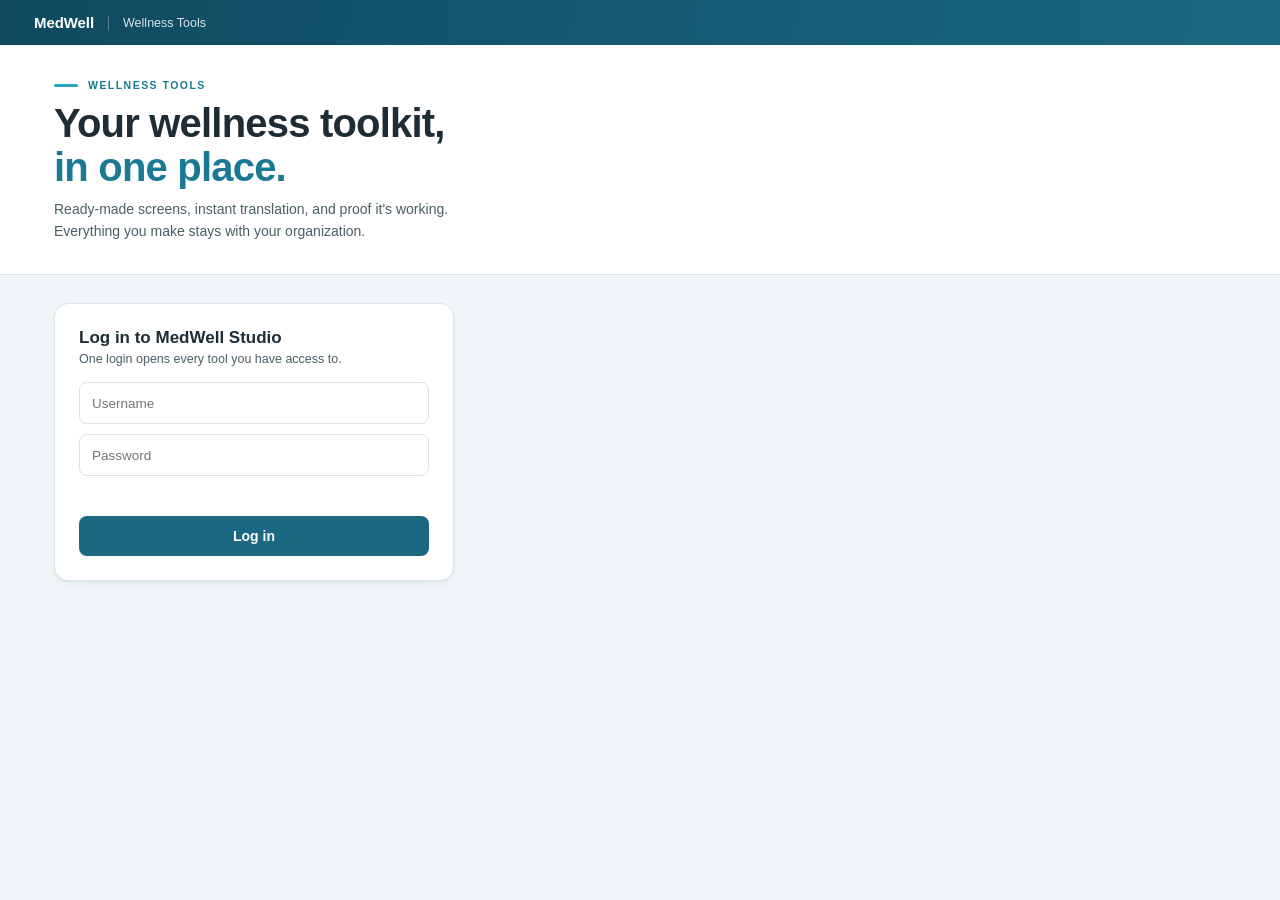
<file: index.html>
<!DOCTYPE html>
<html lang="en">
<head>
<meta charset="utf-8">
<meta name="viewport" content="width=device-width, initial-scale=1">
<title>Wellness Tools</title>
<link rel="preconnect" href="https://fonts.googleapis.com">
<link rel="preconnect" href="https://fonts.gstatic.com" crossorigin>
<link rel="stylesheet" href="wellness-tools-tokens.css">
<link rel="stylesheet" href="studio-brand.css">
<script src="studio-brand.js"></script>
<script src="studio-auth.js"></script>
<style>
  /* wellness-tools-tokens.css stays loaded for reports.html parity; its names are re-pointed
     at studio-brand (--sb-*) here so this page follows the tenant brand / MedWell default. */
  :root{
    --brand-blue:var(--sb-primary); --brand-navy:var(--sb-primary-deep); --brand-orange:var(--sb-accent);
    --accent:var(--sb-accent); --accent-text:var(--sb-accent-text); --library:var(--sb-primary);
    --ink:var(--sb-ink); --paper:var(--sb-bg); --paper-lt:var(--sb-bg-lt); --panel:var(--sb-panel);
    --border:var(--sb-border); --border-lt:var(--sb-border-lt); --muted:var(--sb-muted); --muted-2:var(--sb-subtle);
    --subtle:var(--sb-subtle); --faint:var(--sb-faint); --chip-bg:var(--sb-tint); --positive:var(--sb-ok);
    --font-display:var(--sb-font); --font-ui:var(--sb-font); --r-card:var(--sb-r-card); --shadow-card:var(--sb-shadow-lg);
  }
  body{font-family:var(--sb-font);background:var(--sb-bg);color:var(--sb-ink);}
  main{padding:0 0 60px}
  .hero{background:var(--sb-panel);border-bottom:1px solid var(--sb-border);}
  .hero-in{max-width:1240px;margin:0 auto;padding:34px clamp(16px,3vw,34px) 32px;display:grid;
    grid-template-columns:minmax(0,1.15fr) minmax(0,1fr);gap:40px;align-items:end}
  .eyebrow{display:flex;align-items:center;gap:10px;font-size:10.5px;font-weight:700;letter-spacing:.14em;
    text-transform:uppercase;color:var(--sb-accent-text);margin-bottom:10px}
  .eyebrow span{width:24px;height:3px;border-radius:2px;background:var(--sb-accent)}
  h1{font-family:var(--sb-font);font-weight:800;font-size:clamp(28px,3.4vw,40px);line-height:1.1;letter-spacing:-.02em;margin:0 0 10px}
  h1 em{font-style:normal;color:var(--sb-accent-text)}
  .lede{margin:0;font-size:14px;line-height:1.55;color:var(--sb-muted);max-width:52ch}

  .kpis{display:grid;grid-template-columns:repeat(2,1fr);gap:12px}
  .kpi{background:var(--sb-panel);border:1px solid var(--sb-border);border-left:4px solid var(--sb-primary);
    border-radius:var(--sb-r-card);box-shadow:var(--sb-shadow);padding:14px 16px}
  .kpi .l{font-size:10.5px;font-weight:700;letter-spacing:.12em;text-transform:uppercase;color:var(--sb-subtle);margin-bottom:6px}
  .kpi .v{font-size:26px;font-weight:800;line-height:1;color:var(--sb-ink)}
  .kpi .d{font-size:11.5px;color:var(--sb-ok);margin-top:6px}
  .kpi .d.flat{color:var(--sb-subtle)}

  .tools{padding:28px clamp(16px,3vw,34px) 0;max-width:1240px;margin:0 auto}
  .tools-grid{display:grid;grid-template-columns:repeat(auto-fill,minmax(min(100%,300px),1fr));gap:20px}
  .tool{display:flex;flex-direction:column;background:var(--sb-panel);border:1px solid var(--sb-border);border-radius:var(--sb-r-card);
    overflow:hidden;box-shadow:var(--sb-shadow);transition:transform .15s,box-shadow .15s;color:inherit;text-decoration:none}
  .tool:hover{transform:translateY(-3px);box-shadow:var(--sb-shadow-lg);color:inherit}
  .tool.disabled{opacity:.6;pointer-events:none}
  .art{height:150px;position:relative;overflow:hidden;background:var(--sb-bg)}
  .tbody{padding:16px 18px 18px;display:flex;flex-direction:column;flex:1}
  .tbody h3{font-weight:700;font-size:17px;margin:0 0 6px}
  .tbody p{margin:0 0 14px;font-size:13px;line-height:1.55;color:var(--sb-muted)}
  .chips{display:flex;gap:5px;flex-wrap:wrap;margin-bottom:16px}
  .dt-chip{font-size:11px;font-weight:600;padding:3px 9px;border-radius:var(--sb-r-pill);background:var(--sb-tint);color:var(--sb-primary)}
  .cta{margin-top:auto;align-self:flex-start;font-size:13px;font-weight:600;color:#fff;background:var(--sb-primary);
    border-radius:var(--sb-r-input);padding:8px 14px}
  .tool:hover .cta{background:var(--sb-primary-hover)}
  .cta.soon{color:var(--sb-subtle);background:var(--sb-bg)}

  .lower{padding:28px clamp(16px,3vw,34px) 0;max-width:1240px;margin:0 auto}
  .card{background:var(--sb-panel);border:1px solid var(--sb-border);border-radius:var(--sb-r-card);box-shadow:var(--sb-shadow);padding:20px 22px}
  .card h3{font-weight:700;font-size:16px;margin:0}
  .card .head{display:flex;align-items:baseline;justify-content:space-between;margin-bottom:2px}
  .card .head a{font-size:12.5px;font-weight:600;color:var(--sb-accent-text)}
  .cap{margin:0 0 12px;font-size:12.5px;color:var(--sb-subtle)}
  .act{display:grid;grid-template-columns:22px 1fr auto;gap:14px;align-items:center;padding:12px 0;border-top:1px solid var(--sb-border-lt)}
  .act .p{font-size:13.5px}.act .s{font-size:11.5px;color:var(--sb-subtle)}.act .t{font-size:11.5px;color:var(--sb-faint)}
  .act .ic{color:var(--sb-primary)}

  .demo-note{max-width:1240px;margin:18px auto 0;padding:0 clamp(16px,3vw,34px)}
  .dt-notice{display:inline-block;background:var(--sb-panel);border:1px dashed var(--sb-border-st);color:var(--sb-muted);
    font-size:12px;border-radius:var(--sb-r-input);padding:7px 12px}
  /* login: the hub is the only front door to Studio */
  .sb-right{display:flex;align-items:center;gap:14px;margin-left:auto}
  .sb-right .who{font-size:12.5px;opacity:.9}
  .sb-right a{font-size:12.5px;font-weight:600;color:inherit}
  body.sa-out .kpis, body.sa-out .tools, body.sa-out .lower, body.sa-out .demo-note{display:none}
  body:not(.sa-out) .signin{display:none}
  .signin{max-width:1240px;margin:0 auto;padding:28px clamp(16px,3vw,34px) 40px}
  .lbox{background:var(--sb-panel);border:1px solid var(--sb-border);border-radius:var(--sb-r-card);box-shadow:var(--sb-shadow);
    padding:24px;max-width:400px}
  .lbox h2{font-size:17px;font-weight:700;margin:0 0 4px}
  .lbox p{font-size:12.5px;color:var(--sb-muted);margin:0 0 16px}
  .lbox input{width:100%;box-sizing:border-box;height:42px;border:1.5px solid var(--sb-border);border-radius:var(--sb-r-input);padding:0 12px;
    font:inherit;font-size:13.5px;margin-bottom:10px;background:#fff;color:var(--sb-ink)}
  .lbox input:focus{outline:none;border-color:var(--sb-primary);box-shadow:0 0 0 3px var(--sb-ring)}
  .lbox .msg{font-size:12.5px;min-height:18px;margin:2px 0 10px;color:var(--sb-muted)}
  .lbox .msg.err{color:var(--sb-danger)} .lbox .msg.ok{color:var(--sb-ok)}
  .lbox button{width:100%;border:0;border-radius:var(--sb-r-input);padding:12px;font:inherit;font-weight:700;font-size:14px;color:#fff;
    background:var(--sb-primary);cursor:pointer}
  .lbox button:hover{background:var(--sb-primary-hover)}
  .note{max-width:1240px;margin:18px auto 0;padding:0 clamp(16px,3vw,34px)}
  .note:empty{display:none}
  .note span{display:inline-block;background:var(--sb-panel);border:1px solid var(--sb-border-st);border-left:4px solid var(--sb-accent);
    font-size:13px;border-radius:var(--sb-r-input);padding:9px 14px}
  @media(max-width:900px){.hero-in{grid-template-columns:1fr;gap:24px}}
  @media(max-width:520px){.sb-header .sb-product{display:none}}
</style>
</head>
<body class="sa-out">
<header class="sb-header">
  <img class="sb-logo" id="sbLogo" alt="">
  <span class="sb-tenant" id="sbTenant"></span>
  <span class="sb-product">Wellness Tools</span>
  <div class="sb-right">
    <span class="who" id="whoami" style="display:none"></span>
    <a href="#" id="logoutLink" style="display:none">Log out</a>
  </div>
</header>

<main>
  <section class="hero">
    <div class="hero-in">
      <div>
        <div class="eyebrow"><span></span>Wellness tools</div>
        <h1>Your wellness toolkit,<br><em>in one place.</em></h1>
        <p class="lede" id="lede">Ready-made screens, instant translation, and proof it's working. Everything you make stays with your organization.</p>
      </div>
      <div class="kpis" id="kpis">
        <div class="kpi"><div class="l">Downloads</div><div class="v" id="kDl">&mdash;</div><div class="d flat" id="kDlD">last 90 days</div></div>
        <div class="kpi"><div class="l">QR scans</div><div class="v" id="kQr">&mdash;</div><div class="d flat" id="kQrD">last 90 days</div></div>
        <div class="kpi"><div class="l">Translations</div><div class="v" id="kTr">&mdash;</div><div class="d flat" id="kTrD">last 90 days</div></div>
        <div class="kpi"><div class="l">Reused docs</div><div class="v" id="kRu">&mdash;</div><div class="d flat" id="kRuD">&nbsp;</div></div>
      </div>
    </div>
  </section>

  <div class="note" id="note"></div>

  <section class="signin" aria-labelledby="liTitle">
    <div class="lbox">
      <h2 id="liTitle">Log in to MedWell Studio</h2>
      <p>One login opens every tool you have access to.</p>
      <input id="liEmail" type="text" placeholder="Username" autocomplete="username" autocapitalize="off" spellcheck="false">
      <input id="liPw" type="password" placeholder="Password" autocomplete="current-password">
      <div class="msg" id="liMsg"></div>
      <button type="button" id="liGo">Log in</button>
    </div>
  </section>

  <div class="tools">
    <div class="tools-grid" id="tools">
      <p class="cap">Loading tools&hellip;</p>
    </div>
  </div>

  <div class="lower">
    <div class="card">
      <div class="head"><h3>Recent activity</h3><a href="reports.html">View all reports</a></div>
      <p class="cap">Across your sites</p>
      <div id="recent"><p class="cap">Loading&hellip;</p></div>
    </div>
  </div>

  <div class="demo-note">
    <span class="dt-notice" id="testNote" style="display:none"></span>
  </div>
</main>

<script>
const CONFIG_URL = "https://n8n-admin.willclower.com/webhook/hub-config";
const LOGIN_URL  = "https://n8n-admin.willclower.com/webhook/drl/login";
const REPORT_URL = "https://n8n-admin.willclower.com/webhook/drl/report";
const QS = new URLSearchParams(location.search);
const NEXT = StudioAuth.safeNext(QS.get('next'));
const WHY = { expired:'Your session ended. Please log in again.', login:'Please log in to continue.',
              noaccess:'Your account doesn\u2019t include that tool. Ask your administrator if you need it.' };

const CARD = {
  translation: {
    title: "Document Translation", idx: "01",
    desc: "Upload a Word file, pick a language and tone. Layout, tables, and formatting come back intact \u2014 and reused instantly if it's been done before.",
    chips: ["18 languages",".docx","Reuse library"], cta: "Open translation",
    art: `<img src="assets/card-translation.jpg" alt="" style="position:absolute;inset:0;width:100%;height:100%;object-fit:cover">`
  },
  vwl: {
    title: "Visual Wellness Library", idx: "02",
    desc: "Workplace screens, one-pager posters, and the monthly newsletter \u2014 filtered by subject, previewed full-screen, downloaded white-label ready.",
    chips: ["Screens + print","16:9","New each month"], cta: "Open library",
    art: `<img src="assets/card-library.jpg" alt="" style="position:absolute;inset:0;width:100%;height:100%;object-fit:cover">`
  },
  reports: {
    title: "Reports", idx: "03",
    desc: "What's landing and where. Downloads, QR scans, translations, and per-site trends \u2014 exportable for your quarterly review.",
    chips: ["Per-site","12 months","CSV export"], cta: "Open reports",
    art: `<img src="assets/card-reports.jpg" alt="" style="position:absolute;inset:0;width:100%;height:100%;object-fit:cover">`
  }
};

// Tenant brand via shared applier (studio-brand.js); none → MedWell defaults.
function applyBrand(bc, fallbackName){ return StudioBrand.apply(bc, { fallbackName }); }

function isPlaceholder(u){ return !u || /^</.test(u); }

function toolCard(key, url){
  const c = CARD[key]; if(!c) return null;
  const usable = !isPlaceholder(url);
  const internal = key === 'reports';
  const href = internal ? 'reports.html' : url;
  const el = document.createElement(usable ? 'a' : 'div');
  el.className = 'tool' + (usable ? '' : ' disabled');
  if(usable){ el.href = href; }   // same tab: every Studio page links back to the hub
  el.innerHTML = `
    <div class="art">${c.art}</div>
    <div class="tbody">
      <h3>${c.title}</h3>
      <p>${c.desc}</p>
      <div class="chips">${c.chips.map(x=>`<span class="dt-chip">${x}</span>`).join('')}</div>
      <span class="cta ${usable?'':'soon'}">${usable?c.cta:'Coming soon'}</span>
    </div>`;
  return el;
}

function showNote(t){ document.getElementById('note').innerHTML = t ? '<span>'+t+'</span>' : ''; }

async function doLogin(){
  const email=document.getElementById('liEmail').value.trim(), pw=document.getElementById('liPw').value;
  const m=document.getElementById('liMsg'); m.className='msg'; m.textContent='Signing in\u2026';
  try{
    const res=await fetch(LOGIN_URL,{method:'POST',headers:{'Content-Type':'application/json'},body:JSON.stringify({email,password:pw})});
    const d=await res.json();
    if(!d||!d.ok){ m.className='msg err'; m.textContent='Username or password not recognized.'; return; }
    StudioAuth.set({ session:d.session, am:d.am });
    document.getElementById('liPw').value='';
    m.className='msg ok'; m.textContent='Signed in.';
    // back to the page that sent them here (that page re-checks access itself)
    if(NEXT && QS.get('why')!=='noaccess'){ location.replace(NEXT); return; }
    showNote(''); boot();
  }catch(e){ m.className='msg err'; m.textContent='Could not reach the server.'; }
}
document.getElementById('liGo').onclick=doLogin;
document.getElementById('liPw').addEventListener('keydown',e=>{ if(e.key==='Enter') doLogin(); });

async function boot(){
  let data = {};
  const sess = StudioAuth.get();
  try{
    const res = await fetch(CONFIG_URL,{method:'POST',headers:{'Content-Type':'application/json'},
                                        body:JSON.stringify({ session: sess ? sess.session : '' })});
    data = await res.json(); if(Array.isArray(data)) data = data[0];
    if(!data || !data.ok){
      // no / expired session -> MedWell look + login box, nothing else on the page
      StudioAuth.clear(); StudioAuth.paint(); applyBrand(null);
      document.body.classList.add('sa-out'); document.title='MedWell Studio';
      showNote(WHY[QS.get('why')] || '');
      document.getElementById('liEmail').focus();
      return;
    }
    // refresh the stored account (tools can change between logins)
    StudioAuth.set({ session: sess.session, am: Object.assign({}, sess.am, data.me) });
    StudioAuth.paint(); document.body.classList.remove('sa-out');
    if(QS.get('why')==='noaccess') showNote(WHY.noaccess);
    applyBrand(data.brand_config, data.name);
    if(data.name) document.getElementById('lede').textContent=`Ready-made screens, instant translation, and proof it's working. Everything you make stays with ${data.name}.`;
    document.title=(data.name?data.name+' \u2014 ':'')+'Wellness Tools';
  }catch(e){ applyBrand(null); /* defaults + placeholder tiles */ }

  const wrap = document.getElementById('tools'); wrap.innerHTML='';
  const tiles = Array.isArray(data.tiles) ? data.tiles : [];
  tiles.forEach(t=>{ const c=toolCard(t.key, t.key==='reports' ? 'internal' : t.url); if(c) wrap.appendChild(c); });
  if(!tiles.length) wrap.innerHTML='<p class="cap">No tools are switched on for your account yet. Ask your administrator.</p>';
  loadOverview(tiles.some(t=>t.key==='reports'));
}

// ---- live overview: same numbers as Reports (last 90 days). Never sample data. ----
const LANG = { es:'Spanish', vi:'Vietnamese', zh:'Chinese', ht:'Haitian Creole', so:'Somali', fr:'French', pt:'Portuguese',
               ar:'Arabic', ko:'Korean', tl:'Tagalog', ru:'Russian', hi:'Hindi', am:'Amharic', ne:'Nepali', my:'Burmese', ja:'Japanese', de:'German', it:'Italian' };
function esc(t){ return String(t==null?'':t).replace(/[&<>"]/g,c=>({'&':'&amp;','<':'&lt;','>':'&gt;','"':'&quot;'}[c])); }
function ago(iso){
  const m=Math.max(0,Math.round((Date.now()-new Date(iso).getTime())/60000));
  if(m<2) return 'Just now'; if(m<60) return m+' min ago';
  const h=Math.round(m/60); if(h<24) return h+(h===1?' hr ago':' hrs ago');
  const d=Math.round(h/24); return d===1?'Yesterday':d+' days ago';
}
function halfDelta(v){ const h=Math.floor(v.length/2); let a=0,b=0; v.forEach((x,i)=>{ if(i<h)a+=x; else b+=x; }); if(!a) return null; return Math.round((b-a)/a*100); }
function setD(id, pct){
  const el=document.getElementById(id);
  if(pct==null){ el.className='d flat'; el.textContent='last 90 days'; return; }
  el.className='d'+(pct<0?' flat':''); el.innerHTML=(pct>=0?'&#9650; ':'&#9660; ')+Math.abs(pct)+'% &middot; last 90 days';
}
function hideOverview(){ document.getElementById('kpis').style.display='none'; document.querySelector('.lower').style.display='none'; }
async function loadOverview(hasReports){
  if(!hasReports){ hideOverview(); return; }
  try{
    const sess=StudioAuth.get();
    // same window as Reports' default "90 days": local calendar date, today back 90
    const to=new Date(), from=new Date(); from.setDate(from.getDate()-90);
    const iso=d=>d.getFullYear()+'-'+String(d.getMonth()+1).padStart(2,'0')+'-'+String(d.getDate()).padStart(2,'0');
    const res=await fetch(REPORT_URL,{method:'POST',headers:{'Content-Type':'application/json'},body:JSON.stringify({session:sess?sess.session:'', from_date:iso(from), to_date:iso(to)})});
    const d=await res.json();
    if(!d||!d.ok||!d.report){ hideOverview(); return; }
    const r=d.report, t=r.totals||{}, ser=r.series||[];
    const fmt=n=>(+n||0).toLocaleString();
    document.getElementById('kDl').textContent=fmt(t.downloads); setD('kDlD', halfDelta(ser.map(x=>x.downloads)));
    document.getElementById('kQr').textContent=fmt(t.scans);     setD('kQrD', halfDelta(ser.map(x=>x.scans)));
    document.getElementById('kTr').textContent=fmt(t.translations); setD('kTrD', halfDelta(ser.map(x=>x.translations||0)));
    document.getElementById('kRu').textContent=fmt(t.reused);
    document.getElementById('kRuD').textContent='of '+fmt(t.translations)+' translations';
    const ICON={download:'&#9638;', translation:'&#8646;', scan:'&#9684;'};
    const rows=(r.recent||[]).map(e=>{
      let p, sub=e.sub||'';
      if(e.kind==='translation'){
        const parts=sub.split(' \u00b7 '), lang=LANG[parts[0]]||(parts[0]||''), reused=parts[1]==='reused';
        p=esc(e.title)+' translated to '+esc(lang);
        sub=(reused?'Reused from library \u2014 no new cost':'New translation')+(parts[2]?' \u00b7 '+parts[2]:'');
      } else if(e.kind==='scan'){ p='\u201c'+esc(e.title)+'\u201d QR scanned'; }
      else { p='\u201c'+esc(e.title)+'\u201d downloaded'; }
      return `<div class="act"><span class="ic">${ICON[e.kind]||'&#9638;'}</span><div><div class="p">${p}</div><div class="s">${esc(sub)}</div></div><span class="t">${ago(e.at)}</span></div>`;
    });
    document.getElementById('recent').innerHTML = rows.length ? rows.join('') : '<p class="cap">No activity in the last 90 days yet.</p>';
    if(t.test_rows>0){ const n=document.getElementById('testNote'); n.textContent='Includes '+fmt(t.test_rows)+' test records (beta). They are removed before launch.'; n.style.display=''; }
  }catch(e){ hideOverview(); }
}
boot();
</script>
</body>
</html>
</file>
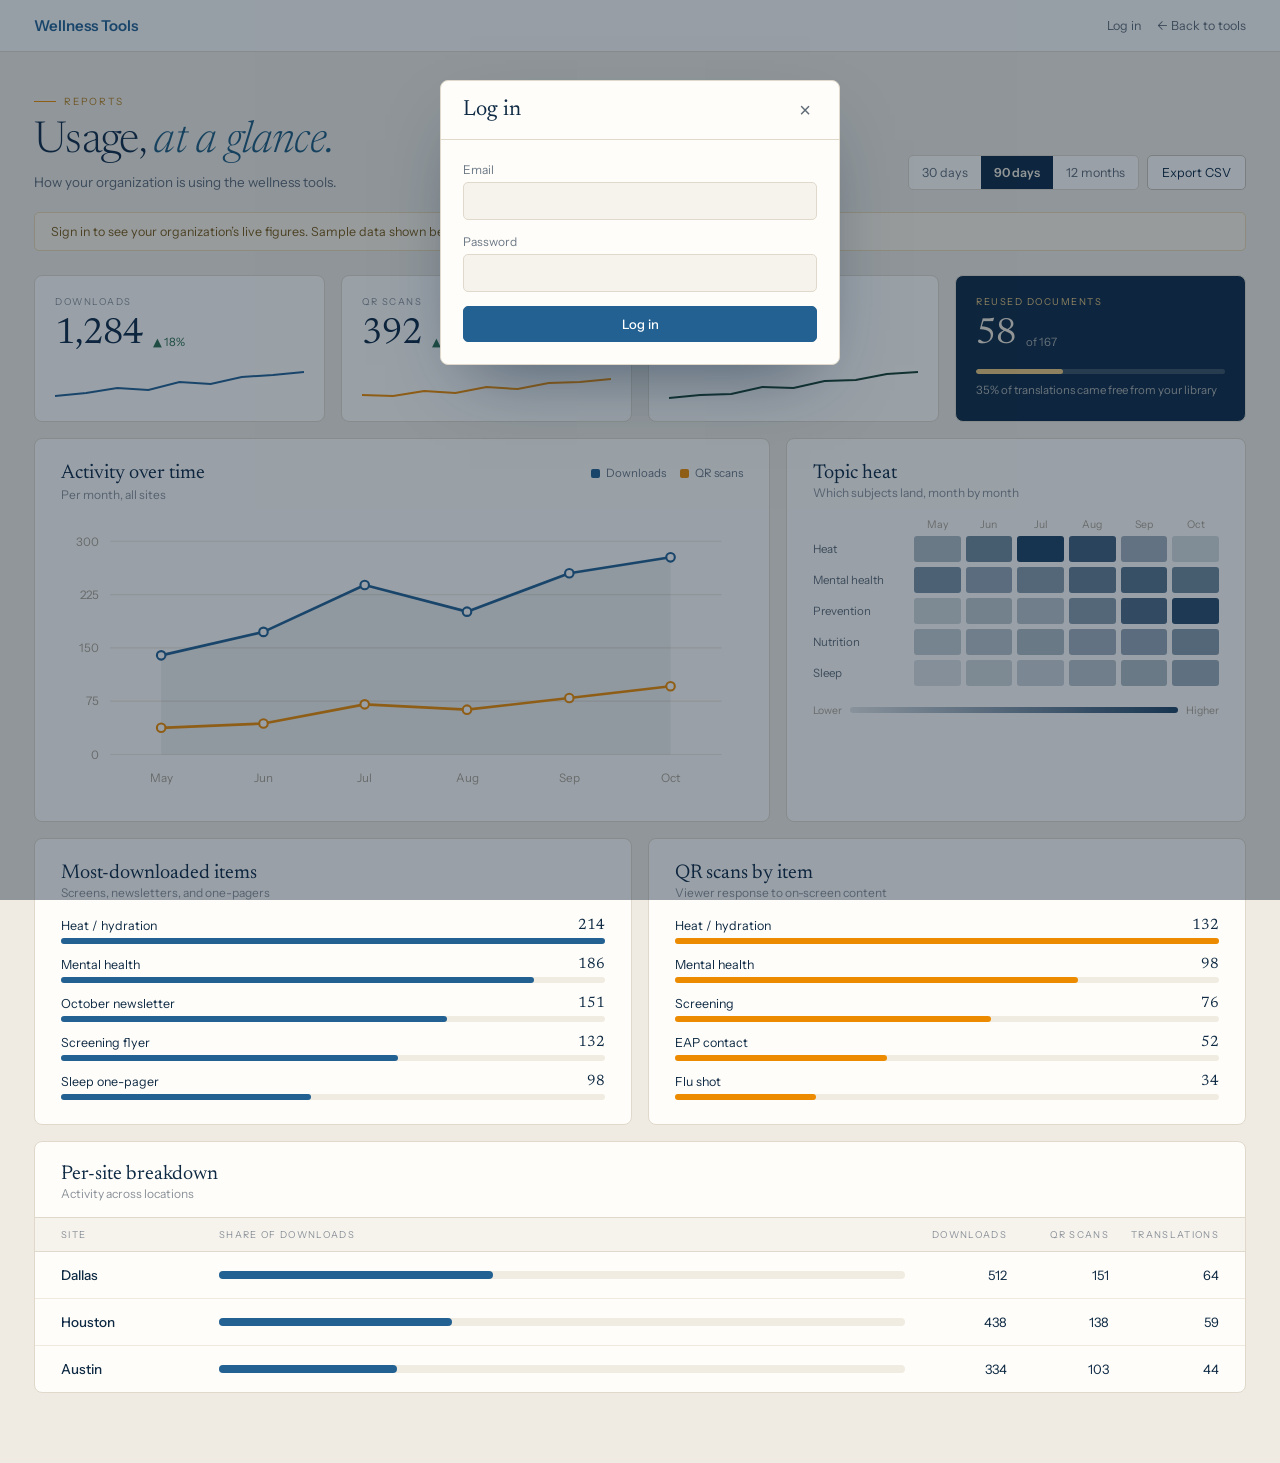
<file: reports (4).html>
<!DOCTYPE html>
<html lang="en">
<head>
<meta charset="utf-8">
<meta name="viewport" content="width=device-width, initial-scale=1">
<title>Reports — Wellness Tools</title>
<link rel="preconnect" href="https://fonts.googleapis.com">
<link rel="preconnect" href="https://fonts.gstatic.com" crossorigin>
<link href="https://fonts.googleapis.com/css2?family=Newsreader:ital,opsz,wght@0,6..72,300;0,6..72,400;0,6..72,500;1,6..72,300;1,6..72,400&family=Instrument+Sans:wght@400;500;600&display=swap" rel="stylesheet">
<link rel="stylesheet" href="wellness-tools-tokens.css">
<style>
  @keyframes drawLine { from { stroke-dashoffset: 1200; } to { stroke-dashoffset: 0; } }

  .topbar{display:flex;align-items:center;gap:12px;padding:16px 34px;background:#fbfaf7;border-bottom:1px solid var(--border)}
  .topbar img{height:26px;display:none}
  .topbar .brand{font-weight:600;color:var(--brand-blue);font-size:15px}
  .topbar .back{margin-left:auto;font-size:12.5px;color:var(--muted)}
  .topbar .back:hover{color:var(--accent-text)}

  main{max-width:1300px;margin:0 auto;padding:34px 34px 70px}

  /* header */
  .head{display:flex;align-items:flex-end;justify-content:space-between;gap:30px;flex-wrap:wrap}
  .eyebrow{display:inline-flex;align-items:center;gap:8px;font-size:10px;letter-spacing:.18em;text-transform:uppercase;color:var(--accent-text);margin-bottom:12px}
  .eyebrow span{width:22px;height:1px;background:var(--accent)}
  h1{font-family:var(--font-display);font-weight:300;font-size:44px;line-height:1.04;margin:0 0 8px;letter-spacing:-.015em}
  h1 em{font-style:italic;color:#1D5B7E}
  .lede{margin:0;font-size:13.5px;color:var(--muted)}
  .head-ctl{display:flex;gap:8px}
  .seg{display:flex;background:var(--panel);border:1px solid var(--border);border-radius:var(--r-input);overflow:hidden;font-size:12.5px}
  .seg button{border:0;background:transparent;padding:8px 13px;font:inherit;font-size:12.5px;color:var(--muted);cursor:pointer}
  .seg button.on{background:var(--ink);color:var(--cream);font-weight:600}

  .notice{margin:22px 0 24px;padding:11px 16px;background:var(--notice-bg);border:1px solid var(--notice-bd);border-radius:var(--r-input);font-size:12.5px;color:var(--notice-tx)}

  .panel{background:var(--panel);border:1px solid var(--border);border-radius:var(--r-card);padding:24px 26px}
  .panel h3{font-family:var(--font-display);font-weight:400;font-size:20px;margin:0 0 2px}
  .panel .cap{margin:0 0 18px;font-size:12px;color:var(--subtle)}

  /* KPI row */
  .kpis{display:grid;grid-template-columns:repeat(4,minmax(0,1fr));gap:16px}
  .kpi{background:var(--panel);border:1px solid var(--border);border-radius:var(--r-card);padding:20px 20px 12px}
  .kpi .l{font-size:9.5px;letter-spacing:.16em;text-transform:uppercase;color:var(--subtle);margin-bottom:10px}
  .kpi .top{display:flex;align-items:flex-end;gap:10px}
  .kpi .v{font-family:var(--font-display);font-size:36px;line-height:1}
  .kpi .d{font-size:11.5px;color:var(--positive);padding-bottom:4px}
  .kpi svg{width:100%;height:40px;margin-top:12px}
  .kpi.inv{background:var(--ink);color:var(--cream)}
  .kpi.inv .l{color:var(--accent-light)}
  .kpi.inv .d{color:rgba(241,234,220,.65)}
  .kpi.inv .bar{height:5px;border-radius:4px;background:rgba(241,234,220,.2);margin-top:16px;overflow:hidden}
  .kpi.inv .bar>div{height:100%;background:var(--accent-light);border-radius:4px}
  .kpi.inv .note{font-size:11.5px;color:rgba(241,234,220,.7);margin-top:9px}

  /* chart row */
  .row-chart{display:grid;grid-template-columns:minmax(0,1.6fr) minmax(0,1fr);gap:16px;margin-top:16px}
  .chart-head{display:flex;align-items:baseline;justify-content:space-between;margin-bottom:2px}
  .legend{display:flex;gap:14px;font-size:11.5px;color:var(--muted-2)}
  .legend span{display:inline-flex;align-items:center;gap:6px}
  .legend i{width:9px;height:9px;border-radius:2px}
  .row-chart svg{display:block;width:100%;height:auto}

  /* topic heat */
  .heat{display:grid;grid-template-columns:96px repeat(6,1fr);gap:5px;align-items:center}
  .heat .mh{font-size:10.5px;color:var(--faint);text-align:center}
  .heat .rl{font-size:11.5px;color:var(--muted)}
  .heat .cell{height:26px;border-radius:3px}
  .heat-legend{display:flex;align-items:center;gap:8px;margin-top:18px;font-size:10.5px;color:var(--faint)}
  .heat-legend .grad{flex:1;height:6px;border-radius:4px;background:linear-gradient(90deg,rgba(18,57,91,.12),rgba(18,57,91,.95))}

  /* bar panels */
  .row2{display:grid;grid-template-columns:repeat(2,minmax(0,1fr));gap:16px;margin-top:16px}
  .bars{display:flex;flex-direction:column;gap:13px}
  .bar .brow{display:flex;justify-content:space-between;font-size:12.5px;margin-bottom:5px}
  .bar .bnum{font-family:var(--font-display);font-size:15px}
  .track{height:6px;background:var(--chip-bg);border-radius:4px}
  .fill{height:100%;border-radius:4px;background:var(--data-1)}
  .fill.o{background:var(--data-2)}

  /* per-site table */
  .sitecard{background:var(--panel);border:1px solid var(--border);border-radius:var(--r-card);margin-top:16px;overflow:hidden}
  .sitecard .sh{padding:22px 26px 16px}
  .sitecard .sh h3{font-family:var(--font-display);font-weight:400;font-size:20px;margin:0 0 2px}
  .sitecard .sh p{margin:0;font-size:12px;color:var(--subtle)}
  .site-grid{display:grid;grid-template-columns:140px minmax(120px,1fr) 84px 84px 92px;gap:18px;align-items:center}
  .site-hd{padding:11px 26px;background:var(--paper-lt);border-top:1px solid var(--border);border-bottom:1px solid var(--border);font-size:9.5px;letter-spacing:.14em;text-transform:uppercase;color:var(--subtle)}
  .site-hd .r{text-align:right}
  .site-hd .nw{white-space:nowrap}
  .site-row{padding:15px 26px;border-bottom:1px solid var(--border-lt)}
  .site-row:last-child{border-bottom:0}
  .site-row .nm{font-size:13.5px;font-weight:500}
  .site-row .n{font-size:13px;text-align:right}
  .share{height:8px;background:var(--chip-bg);border-radius:4px}
  .share>div{height:100%;background:var(--data-1);border-radius:4px}

  @media(max-width:900px){
    .kpis{grid-template-columns:repeat(2,1fr)}
    .row-chart{grid-template-columns:1fr}
    .row2{grid-template-columns:1fr}
    h1{font-size:36px}
  }

  /* auth cluster + login modal (added Step 3) */
  .topbar .back{margin-left:0}
  .tb-right{margin-left:auto;display:flex;align-items:center;gap:16px}
  .whoami{font-size:12.5px;color:var(--brand-blue);font-weight:600}
  .linkbtn{font:inherit;font-size:12.5px;color:var(--muted);background:none;border:0;padding:0;cursor:pointer}
  .linkbtn:hover{color:var(--accent-text)}
  .companysel{font:inherit;font-size:12.5px;color:var(--ink);background:var(--panel);border:1px solid var(--border);border-radius:var(--r-input);padding:8px 10px}
  .hidden{display:none !important}
  .mask{position:fixed;inset:0;background:rgba(12,33,53,.42);display:none;align-items:flex-start;justify-content:center;padding:80px 16px;z-index:50;overflow:auto}
  .mask.on{display:flex}
  .modal{background:var(--panel);border:1px solid var(--border);border-radius:var(--r-card);width:100%;max-width:400px;box-shadow:0 30px 70px -30px rgba(14,42,68,.6)}
  .modal .mhead{display:flex;align-items:center;justify-content:space-between;padding:18px 22px;border-bottom:1px solid var(--border)}
  .modal .mhead h2{font-family:var(--font-display);font-weight:400;font-size:22px;margin:0}
  .modal .mclose{font-size:20px;line-height:1;color:var(--muted);background:none;border:0;cursor:pointer}
  .modal .mbody{padding:22px}
  .field{display:flex;flex-direction:column;gap:5px;margin-bottom:14px}
  .field label{font-size:12px;color:var(--muted-2)}
  .field input{font:inherit;font-size:14px;padding:9px 10px;border:1px solid var(--border);border-radius:var(--r-input);background:var(--paper-lt)}
  .btn-primary{font:inherit;font-size:13px;padding:9px 15px;border-radius:var(--r-input);border:1px solid var(--brand-blue);background:var(--brand-blue);color:#fff;font-weight:500;cursor:pointer;width:100%}
  .msg.err{color:#9b2c2c;font-size:12.5px}
</style>
</head>
<body>
<div class="topbar">
  <img id="logo" alt="">
  <span class="brand" id="brandname">Wellness Tools</span>
  <div class="tb-right">
    <span class="whoami" id="whoami"></span>
    <button class="linkbtn" id="loginBtn" onclick="openLogin()">Log in</button>
    <button class="linkbtn hidden" id="logoutBtn" onclick="doLogout()">Sign out</button>
    <a class="back" href="index.html">&larr; Back to tools</a>
  </div>
</div>

<main>
  <div class="head">
    <div>
      <div class="eyebrow"><span></span>Reports</div>
      <h1>Usage, <em>at a glance.</em></h1>
      <p class="lede" id="lede">How your organization is using the wellness tools.</p>
    </div>
    <div class="head-ctl">
      <div class="seg" id="range">
        <button data-r="30">30 days</button>
        <button data-r="90" class="on">90 days</button>
        <button data-r="365">12 months</button>
      </div>
      <select id="companySel" class="companysel hidden"></select>
      <button class="dt-btn" id="exportBtn">Export CSV</button>
    </div>
  </div>

  <div class="notice" id="demo">Showing sample data. Live figures appear here once activity tracking is switched on.</div>

  <!-- KPI row -->
  <div class="kpis" id="kpis"></div>

  <!-- chart row: activity over time + topic heat -->
  <div class="row-chart">
    <div class="panel">
      <div class="chart-head">
        <h3>Activity over time</h3>
        <div class="legend">
          <span><i style="background:var(--data-1)"></i>Downloads</span>
          <span><i style="background:var(--data-2)"></i>QR scans</span>
        </div>
      </div>
      <p class="cap">Per month, all sites</p>
      <div id="trend"></div>
    </div>
    <div class="panel">
      <h3>Topic heat</h3>
      <p class="cap">Which subjects land, month by month</p>
      <div class="heat" id="heat"></div>
      <div class="heat-legend">Lower<span class="grad"></span>Higher</div>
    </div>
  </div>

  <!-- bar panels -->
  <div class="row2">
    <div class="panel">
      <h3>Most-downloaded items</h3>
      <p class="cap">Screens, newsletters, and one-pagers</p>
      <div class="bars" id="topItems"></div>
    </div>
    <div class="panel">
      <h3>QR scans by item</h3>
      <p class="cap">Viewer response to on-screen content</p>
      <div class="bars" id="qrItems"></div>
    </div>
  </div>

  <!-- per-site breakdown -->
  <div class="sitecard">
    <div class="sh">
      <h3>Per-site breakdown</h3>
      <p>Activity across locations</p>
    </div>
    <div class="site-grid site-hd">
      <span>Site</span><span class="nw">Share of downloads</span>
      <span class="r">Downloads</span><span class="r">QR scans</span><span class="r">Translations</span>
    </div>
    <div id="siteRows"></div>
  </div>
</main>

<script>
const DRL_API    = "https://n8n-admin.willclower.com/webhook/drl";
const LOGIN_URL  = DRL_API + "/login";
const REPORT_URL = DRL_API + "/report";
const CONFIG_URL = "https://n8n-admin.willclower.com/webhook/hub-config";

// ---- SAMPLE DATA (fallback for panels not yet wired to a live source) ------
// Data shape hub/report must return. All panels come back in one payload.
const SAMPLE = {  // fallback for panels whose live source is not wired yet

  kpis: [
    // spark = a normalized 0..1 series; rendered into a 200x40 sparkline.
    { l:"Downloads",    v:1284, d:"\u25B2 18%", spark:[0.15,0.25,0.40,0.33,0.60,0.53,0.75,0.80,0.90] },
    { l:"QR scans",     v:392,  d:"\u25B2 9%",  spark:[0.20,0.15,0.30,0.25,0.45,0.38,0.55,0.60,0.70], accent:true },
    { l:"Translations", v:167,  d:"\u25B2 24%", spark:[0.10,0.18,0.22,0.45,0.40,0.62,0.65,0.85,0.92], line:"#17402F" },
    // inverted value-proof card
    { l:"Reused documents", v:58, d:"of 167", inv:true, pct:35, note:"35% of translations came free from your library" }
  ],
  trend: [
    { m:"May", dl:140, qr:38 }, { m:"Jun", dl:172, qr:44 },
    { m:"Jul", dl:238, qr:71 }, { m:"Aug", dl:201, qr:63 },
    { m:"Sep", dl:255, qr:80 }, { m:"Oct", dl:278, qr:96 }
  ],
  // topic heat: months = column headers; each row = subject + one intensity (0..1) per month
  heat: {
    months: ["May","Jun","Jul","Aug","Sep","Oct"],
    rows: [
      { name:"Heat",          v:[0.35,0.60,0.95,0.80,0.40,0.18] },
      { name:"Mental health", v:[0.55,0.45,0.50,0.65,0.70,0.60] },
      { name:"Prevention",    v:[0.20,0.28,0.30,0.50,0.75,0.90] },
      { name:"Nutrition",     v:[0.25,0.30,0.35,0.40,0.45,0.50] },
      { name:"Sleep",         v:[0.15,0.20,0.22,0.30,0.35,0.42] }
    ]
  },
  topItems: [
    { name:"Heat / hydration", v:214 },
    { name:"Mental health", v:186 },
    { name:"October newsletter", v:151 },
    { name:"Screening flyer", v:132 },
    { name:"Sleep one-pager", v:98 }
  ],
  qrItems: [
    { name:"Heat / hydration", v:132 },
    { name:"Mental health", v:98 },
    { name:"Screening", v:76 },
    { name:"EAP contact", v:52 },
    { name:"Flu shot", v:34 }
  ],
  sites: [
    { name:"Dallas",  dl:512, qr:151, tr:64 },
    { name:"Houston", dl:438, qr:138, tr:59 },
    { name:"Austin",  dl:334, qr:103, tr:44 }
  ]
};
// ---- session + auth (shared with the builder via sessionStorage "mw_am") ----
let SESSION = null;                       // { session, am:{id,name,is_super_admin} }
let STATE   = { range:90, client_filter:"" };
function loadSession(){ try{ const v=sessionStorage.getItem("mw_am"); if(v) SESSION=JSON.parse(v); }catch(e){} }
function saveSession(){ try{ sessionStorage.setItem("mw_am", JSON.stringify(SESSION)); }catch(e){} }
function clearSession(){ SESSION=null; try{ sessionStorage.removeItem("mw_am"); }catch(e){} }
function show(id){ document.getElementById(id).classList.add("on"); }
function hide(id){ document.getElementById(id).classList.remove("on"); }
function openLogin(){ document.getElementById("liErr").classList.add("hidden"); show("loginMask"); }
function paintAuth(){
  const inn=!!SESSION;
  document.getElementById("loginBtn").classList.toggle("hidden", inn);
  document.getElementById("logoutBtn").classList.toggle("hidden", !inn);
  document.getElementById("whoami").textContent = inn ? (SESSION.am.name||"") : "";
}
async function doLogin(){
  const email=document.getElementById("liEmail").value.trim();
  const pwd=document.getElementById("liPwd").value;
  const err=document.getElementById("liErr"); err.classList.add("hidden");
  try{
    const res=await fetch(LOGIN_URL,{method:"POST",headers:{"Content-Type":"application/json"},body:JSON.stringify({email,password:pwd})});
    const d=await res.json();
    if(!d||!d.ok){ err.classList.remove("hidden"); return; }
    SESSION={session:d.session, am:d.am}; saveSession(); paintAuth(); hide("loginMask"); boot();
  }catch(e){ err.classList.remove("hidden"); }
}
function doLogout(){ clearSession(); paintAuth(); STATE.client_filter=""; document.getElementById("companySel").classList.add("hidden"); boot(); }

// ---- map the live /report payload into the render shape ----
function normSpark(vals){ const m=Math.max.apply(null, vals.concat([1])); return vals.map(v=>v/m); }
function downsample(arr,n){ if(arr.length<=n) return arr.slice(); const out=[]; const step=(arr.length-1)/(n-1); for(let i=0;i<n;i++) out.push(arr[Math.round(i*step)]); return out; }
function halfDelta(vals){ const h=Math.floor(vals.length/2); if(h<1) return null; let a=0,b=0; for(let i=0;i<h;i++)a+=vals[i]; for(let i=h;i<vals.length;i++)b+=vals[i]; if(!a) return null; return Math.round((b-a)/a*100); }
function deltaStr(v){ if(v==null) return ""; return (v>=0?"\u25B2 ":"\u25BC ")+Math.abs(v)+"%"; }
function toMonthly(series){
  const map={}, order=[];
  series.forEach(s=>{ const k=s.date.slice(0,7); if(!(k in map)){ map[k]={dl:0,qr:0}; order.push(k); } map[k].dl+=s.downloads; map[k].qr+=s.scans; });
  const mn=["Jan","Feb","Mar","Apr","May","Jun","Jul","Aug","Sep","Oct","Nov","Dec"];
  return order.map(k=>({ m:mn[parseInt(k.slice(5,7),10)-1], dl:map[k].dl, qr:map[k].qr }));
}
function mapReport(rep){
  const t=rep.totals||{}, series=rep.series||[];
  const dlS=series.map(s=>s.downloads), qrS=series.map(s=>s.scans);
  const kpis=[
    { l:"Downloads", v:t.downloads||0, d:deltaStr(halfDelta(dlS)), spark:normSpark(downsample(dlS,9)) },
    { l:"QR scans",  v:t.scans||0,     d:deltaStr(halfDelta(qrS)), spark:normSpark(downsample(qrS,9)), accent:true },
    SAMPLE.kpis[2],   // Translations — sample until wired
    SAMPLE.kpis[3]    // Reused documents — sample until wired
  ];
  const assets=rep.by_asset||[];
  const topItems=assets.slice().sort((a,b)=>b.downloads-a.downloads).slice(0,5).map(a=>({name:a.label,v:a.downloads}));
  const qrItems=assets.filter(a=>a.scans>0).sort((a,b)=>b.scans-a.scans).slice(0,5).map(a=>({name:a.label,v:a.scans}));
  const trend=toMonthly(series);
  return {
    kpis,
    trend: trend.length?trend:SAMPLE.trend,
    heat: SAMPLE.heat,     // no subject-tag source yet
    topItems: topItems.length?topItems:[{name:"No downloads in range",v:0}],
    qrItems: qrItems.length?qrItems:[{name:"No scans in range",v:0}],
    sites: SAMPLE.sites,   // downloads carry no site yet
    scope: rep.scope||{can_pick_company:false,companies:[]}
  };
}
async function loadData(){
  if(!SESSION){ return { sample:true, data:SAMPLE }; }
  const to=new Date(), from=new Date(); from.setDate(from.getDate()-STATE.range);
  const iso=d=>d.toISOString().slice(0,10);
  const body={ session:SESSION.session, client_filter:STATE.client_filter||"", from_date:iso(from), to_date:iso(to) };
  try{
    const res=await fetch(REPORT_URL,{method:"POST",headers:{"Content-Type":"application/json"},body:JSON.stringify(body)});
    const d=await res.json();
    if(!d||!d.ok){ if(d&&d.error==="unauthorized"){ clearSession(); paintAuth(); openLogin(); } return { sample:true, data:SAMPLE }; }
    return { sample:false, data:mapReport(d.report) };
  }catch(e){ return { sample:true, data:SAMPLE }; }
}
function updateNotice(sample){
  const el=document.getElementById("demo");
  el.classList.remove("hidden");
  el.textContent = !SESSION
    ? "Sign in to see your organization\u2019s live figures. Sample data shown below."
    : (sample ? "Couldn\u2019t reach live figures \u2014 showing sample data."
              : "Downloads and QR scans are live. Translations, reused documents, topic heat, and per-site are sample until their sources are connected.");
}
function updatePicker(scope){
  const sel=document.getElementById("companySel");
  if(scope && scope.can_pick_company && (scope.companies||[]).length){
    sel.innerHTML='<option value="">All companies</option>'+scope.companies.map(c=>`<option value="${c.id}">${c.name}</option>`).join("");
    sel.value=STATE.client_filter||""; sel.classList.remove("hidden");
  } else { sel.classList.add("hidden"); }
}
// --------------------------------------------------------------------------

function cssVar(name, fb){ return getComputedStyle(document.documentElement).getPropertyValue(name).trim() || fb; }

function applyBrand(bc){
  if(!bc) return;
  const c=bc.colors||{}, r=document.documentElement.style;
  if(c.blue){ r.setProperty('--brand-blue',c.blue); r.setProperty('--data-1',c.blue); }
  if(c.navy){ r.setProperty('--brand-navy',c.navy); r.setProperty('--ink',c.navy); }
  if(c.orange){ r.setProperty('--brand-orange',c.orange); r.setProperty('--accent',c.orange); r.setProperty('--data-2',c.orange); }
  if(c.spruce){ r.setProperty('--brand-spruce',c.spruce); r.setProperty('--library',c.spruce); }
  if(bc.logo){ const l=document.getElementById('logo'); l.src=bc.logo; l.style.display='block'; }
}

// ---- KPI sparkline (200x40, non-scaling stroke via preserveAspectRatio) ----
function sparkPath(series){
  const W=200, H=40, pad=4, n=series.length;
  return series.map((s,i)=>{
    const x = n===1 ? W/2 : (i/(n-1))*W;
    const y = pad + (1-s)*(H-pad*2);
    return `${i?'L':'M'}${x.toFixed(0)} ${y.toFixed(0)}`;
  }).join(' ');
}
function renderKpis(kpis){
  document.getElementById('kpis').innerHTML = kpis.map(k=>{
    if(k.inv){
      return `<div class="kpi inv">
        <div class="l">${k.l}</div>
        <div class="top"><span class="v">${k.v.toLocaleString()}</span><span class="d">${k.d}</span></div>
        <div class="bar"><div style="width:${k.pct}%"></div></div>
        <div class="note">${k.note}</div>
      </div>`;
    }
    const stroke = k.line || (k.accent ? 'var(--data-2)' : 'var(--data-1)');
    return `<div class="kpi">
      <div class="l">${k.l}</div>
      <div class="top"><span class="v">${k.v.toLocaleString()}</span><span class="d">${k.d}</span></div>
      <svg viewBox="0 0 200 40" preserveAspectRatio="none">
        <path d="${sparkPath(k.spark)}" fill="none" stroke="${stroke}" stroke-width="2" vector-effect="non-scaling-stroke"></path>
      </svg>
    </div>`;
  }).join('');
}

// ---- two-series trend chart with area fill + draw-in animation ----
function trendChart(el, data){
  const W=640, H=260, pad={l:46,r:20,t:20,b:40};
  const iw=W-pad.l-pad.r, ih=H-pad.t-pad.b;
  const rawMax=Math.max(...data.flatMap(d=>[d.dl,d.qr]));
  const max=Math.ceil(rawMax/75)*75 || 75;            // round to a clean 75-step for labels
  const x=i=>pad.l+(i+0.5)/data.length*iw;
  const y=v=>pad.t+ih-(v/max)*ih;
  const blue=cssVar('--data-1','#236192');
  const orange=cssVar('--data-2','#ED8B00');
  const panel=cssVar('--panel','#FFFDF9');

  const grid=[0,.25,.5,.75,1].map(f=>{
    const yy=pad.t+ih-f*ih, val=Math.round(max*f);
    return `<line x1="${pad.l}" y1="${yy.toFixed(0)}" x2="${W-pad.r}" y2="${yy.toFixed(0)}" stroke="var(--border-lt)"/>
            <text x="${pad.l-10}" y="${(yy+4).toFixed(0)}" text-anchor="end" font-family="Instrument Sans" font-size="11" fill="var(--faint)">${val}</text>`;
  }).join('');
  const xlab=data.map((d,i)=>`<text x="${x(i).toFixed(0)}" y="${H-14}" text-anchor="middle" font-family="Instrument Sans" font-size="11" fill="var(--faint)">${d.m}</text>`).join('');

  const pts=key=>data.map((d,i)=>`${x(i).toFixed(0)} ${y(d[key]).toFixed(0)}`);
  const dlPts=pts('dl'), qrPts=pts('qr');
  const area=`${dlPts.map((p,i)=>`${i?'L':'M'}${p}`).join(' ')} L${x(data.length-1).toFixed(0)} ${(pad.t+ih)} L${x(0).toFixed(0)} ${(pad.t+ih)} Z`;
  const line=(arr)=>arr.map((p,i)=>`${i?'L':'M'}${p}`).join(' ');
  const dots=(arr,color)=>arr.map(p=>{const[cx,cy]=p.split(' ');return `<circle cx="${cx}" cy="${cy}" r="4" fill="${panel}" stroke="${color}" stroke-width="2"/>`;}).join('');

  el.innerHTML=`<svg viewBox="0 0 ${W} ${H}" role="img" aria-label="Activity over time">
    <g>${grid}</g>
    <g>${xlab}</g>
    <path d="${area}" fill="rgba(18,57,91,0.07)"></path>
    <path d="${line(dlPts)}" fill="none" stroke="${blue}" stroke-width="2.5" stroke-linejoin="round" stroke-dasharray="1200" style="animation:drawLine 1.4s ease-out forwards"></path>
    <path d="${line(qrPts)}" fill="none" stroke="${orange}" stroke-width="2.5" stroke-linejoin="round" stroke-dasharray="1200" style="animation:drawLine 1.8s ease-out forwards"></path>
    ${dots(dlPts,blue)}${dots(qrPts,orange)}
  </svg>`;
}

// ---- topic heat grid ----
function renderHeat(el, heat){
  let html = `<span></span>` + heat.months.map(m=>`<span class="mh">${m}</span>`).join('');
  heat.rows.forEach(row=>{
    html += `<span class="rl">${row.name}</span>`;
    html += row.v.map(a=>`<span class="cell" style="background:rgba(18,57,91,${a})"></span>`).join('');
  });
  el.innerHTML = html;
}

// ---- bar panels ----
function barList(el, rows, accent){
  const max=Math.max(...rows.map(r=>r.v),1);
  el.innerHTML=rows.map(r=>`
    <div class="bar">
      <div class="brow"><span>${r.name}</span><span class="bnum">${r.v}</span></div>
      <div class="track"><div class="fill ${accent?'o':''}" style="width:${Math.round(r.v/max*100)}%"></div></div>
    </div>`).join('');
}

// ---- per-site rows (share bar proportional to downloads) ----
function renderSites(el, sites){
  const total=sites.reduce((a,s)=>a+s.dl,0)||1;
  el.innerHTML=sites.map(s=>`
    <div class="site-grid site-row">
      <span class="nm">${s.name}</span>
      <div class="share"><div style="width:${Math.round(s.dl/total*100)}%"></div></div>
      <span class="n">${s.dl}</span><span class="n">${s.qr}</span><span class="n">${s.tr}</span>
    </div>`).join('');
}

function render(data){
  renderKpis(data.kpis);
  trendChart(document.getElementById('trend'), data.trend);
  renderHeat(document.getElementById('heat'), data.heat);
  barList(document.getElementById('topItems'), data.topItems, false);
  barList(document.getElementById('qrItems'), data.qrItems, true);
  renderSites(document.getElementById('siteRows'), data.sites);
}

function wireSeg(id){
  document.querySelectorAll('#'+id+' button').forEach(b=>b.onclick=()=>{
    document.querySelectorAll('#'+id+' button').forEach(x=>x.classList.remove('on'));
    b.classList.add('on'); STATE.range=parseInt(b.dataset.r,10)||90; boot();
  });
}

async function boot(){
  const r=await loadData();
  render(r.data);
  updateNotice(r.sample);
  updatePicker(r.sample?null:r.data.scope);
}

async function init(){
  try{
    const res=await fetch(CONFIG_URL,{method:'POST',headers:{'Content-Type':'application/json'},body:'{}'});
    let cfg=await res.json(); if(Array.isArray(cfg)) cfg=cfg[0];
    applyBrand(cfg.brand_config);
    const nm=(cfg.brand_config&&cfg.brand_config.name)||cfg.name;
    document.getElementById('brandname').textContent=nm||'Wellness Tools';
    document.getElementById('lede').textContent=`How ${nm||'your organization'} is using the wellness tools.`;
    document.title=(nm?nm+' \u2014 ':'')+'Reports';
  }catch(e){ /* branding best-effort */ }
  wireSeg('range');
  document.getElementById('companySel').onchange=(e)=>{ STATE.client_filter=e.target.value||""; boot(); };
  document.getElementById('exportBtn').onclick=()=>{ /* CSV export wired later */ };
  loadSession(); paintAuth();
  boot();
  if(!SESSION) openLogin();
}
init();
</script>

<div class="mask" id="loginMask">
  <div class="modal">
    <div class="mhead"><h2>Log in</h2><button class="mclose" onclick="hide('loginMask')">&times;</button></div>
    <div class="mbody">
      <div class="field"><label for="liEmail">Email</label><input id="liEmail" type="email" autocomplete="username"></div>
      <div class="field"><label for="liPwd">Password</label><input id="liPwd" type="password" autocomplete="current-password"></div>
      <p class="msg err hidden" id="liErr">Login failed. Check your details.</p>
      <button class="btn-primary" onclick="doLogin()">Log in</button>
    </div>
  </div>
</div>
</body>
</html>
</file>
<file: wellness-tools-tokens.css>
/* ============================================================================
   Wellness Tools — shared design tokens
   Adopted from the Design redesign (Newsreader/Instrument Sans, paper palette,
   card + button system). Defaults are Concentra's real brand colors; pages
   override --brand-* at runtime from hub/config, so this stays white-label.

   Load order on each page:
     1. <link> Google Fonts (Newsreader + Instrument Sans)
     2. <link> this file
     3. page applies hub/config -> sets --brand-blue/navy/orange/spruce inline
   ============================================================================ */

:root {
  /* ---- Brand accent (OVERRIDDEN per-tenant from hub/config at runtime) ----
     Defaults = Concentra. The gold family from the Design prototype maps to
     the tenant's brand accent; for Concentra that accent is orange. */
  --brand-blue:   #236192;   /* primary brand / chart line 1 / panel fills   */
  --brand-navy:   #002855;   /* darkest brand / nav rail / inverted panels    */
  --brand-orange: #ED8B00;   /* ACCENT (was Design gold) — rules, chart line 2 */
  --brand-spruce: #126e46;   /* library actions / positive accents            */

  /* Accent tints derived from the brand accent, for hover/fill states.
     (Static here; if a tenant's accent shifts far from orange these can be
     regenerated, but they read fine across the warm-accent range.) */
  --accent:        var(--brand-orange);
  --accent-text:   #B5811F;  /* accent text on light (eyebrows, small labels) */
  --accent-light:  #E9C77E;  /* accent on dark surfaces / dark-panel CTA       */
  --accent-fill:   #FBF4E6;  /* selected-card tint                             */

  /* ---- Functional / data colors (NOT tenant-brand; carry meaning) ----
     Charts need two distinguishable lines; library actions read as "go".
     Kept as a stable functional palette regardless of tenant accent. */
  --data-1:        var(--brand-blue);    /* chart series 1 (downloads)         */
  --data-2:        var(--brand-orange);  /* chart series 2 (QR scans)          */
  --library:       var(--brand-spruce);  /* library download buttons           */
  --library-hover: #1F5B41;
  --positive:      #2C6E4E;              /* ▲ trend deltas                     */

  /* ---- Neutrals (paper system, from Design) ---- */
  --ink:        #0E2A44;   /* primary text / headings                */
  --ink-deep:   #0C2135;   /* nav rail bg                            */
  --paper:      #EFEBE2;   /* app background                         */
  --paper-lt:   #F6F3ED;   /* section bg / table header rows         */
  --panel:      #FFFDF9;   /* cards, panels, inputs                  */
  --border:     #E0D9CB;   /* standard card/panel borders            */
  --border-lt:  #EFE9DE;   /* interior row dividers                  */
  --border-st:  #C9C2B3;   /* secondary btn borders / dashed zones   */
  --muted:      #5F6B77;   /* body copy                              */
  --muted-2:    #6B7885;   /* secondary copy, chips                  */
  --subtle:     #8A9199;   /* labels, captions                       */
  --faint:      #A9A192;   /* timestamps, axis labels                */
  --cream:      #F1EADC;   /* text on navy surfaces                  */

  /* notice / sample-data banner */
  --notice-bg:  #FBF4E6;
  --notice-bd:  #EBD9AF;
  --notice-tx:  #7A5A18;

  /* chips */
  --chip-bg:      #F1ECE1;                /* neutral metadata chip            */
  --chip-lib-bg:  #E7EFEA;               /* active library filter chip        */
  --chip-lang-bg: #E7EDF3;               /* language badge                    */

  /* ---- Type ---- */
  --font-display: "Newsreader", Georgia, serif;   /* headings + big numerals  */
  --font-ui:      "Instrument Sans", system-ui, -apple-system, sans-serif;

  /* ---- Shape / shadow ---- */
  --r-input: 5px;
  --r-card:  8px;
  --r-badge: 3px;
  --r-pill:  20px;
  --shadow-card:  0 14px 34px -22px rgba(14,42,68,0.4);
  --shadow-asset: 0 18px 40px -26px rgba(14,42,68,0.5);
}

/* ---- Base ---- */
* { box-sizing: border-box; }
html, body { margin: 0; padding: 0; }
body {
  background: var(--paper);
  color: var(--ink);
  font-family: var(--font-ui);
  -webkit-font-smoothing: antialiased;
}
a { color: var(--ink); text-decoration: none; }
a:hover { color: var(--accent-text); }

/* ---- Reusable primitives (opt-in classes) ---- */
.dt-eyebrow {
  font-size: 9.5px; text-transform: uppercase; letter-spacing: 0.16em;
  color: var(--accent-text); font-weight: 600;
}
.dt-h1 {
  font-family: var(--font-display); font-weight: 300; letter-spacing: -0.015em;
  line-height: 1.03; color: var(--ink);
}
.dt-h1 em { font-style: italic; color: #1D5B7E; }
.dt-panel {
  background: var(--panel); border: 1px solid var(--border);
  border-radius: var(--r-card);
}
.dt-btn {
  font-family: var(--font-ui); font-size: 12.5px; border-radius: var(--r-input);
  padding: 9px 14px; cursor: pointer; border: 1px solid var(--border-st);
  background: var(--panel); color: var(--ink);
}
.dt-btn:hover { border-color: var(--ink); background: var(--paper-lt); }
.dt-btn--primary { background: var(--brand-blue); border: none; color: var(--cream); font-weight: 600; }
.dt-btn--primary:hover { background: #17497A; }
.dt-btn--library { background: var(--library); border: none; color: var(--cream); font-weight: 600; }
.dt-btn--library:hover { background: var(--library-hover); }
.dt-chip {
  font-size: 10.5px; padding: 3px 8px; border-radius: var(--r-pill);
  background: var(--chip-bg); color: var(--muted-2);
}
.dt-notice {
  background: var(--notice-bg); border: 1px solid var(--notice-bd);
  color: var(--notice-tx); font-size: 12.5px; border-radius: var(--r-input);
  padding: 9px 14px;
}
</file>
<file: studio-brand.css>
/* ============================================================================
   MedWell Studio — shared brand tokens (all Studio pages)
   Hosted once in wellness_tools; other repos link ../wellness_tools/studio-brand.css
   DEFAULT = MedWell brand (teal, system font). A white-labeled tenant overrides
   --sb-primary / --sb-primary-deep / --sb-accent / --sb-font at runtime via
   studio-brand.js (StudioBrand.apply). Everything else is derived below.
   Layout never changes per tenant — only these tokens + name + logo.
   SCOPE: page chrome only. Never load this in render.html / flyer / newsletter /
   screen render templates — deliverables stay white-label on their own CSS.
   ============================================================================ */
:root{
  /* ---- tenant-overridable (MedWell defaults) ---- */
  --sb-primary:      #1a6882;   /* buttons, header band, active states   */
  --sb-primary-deep: #0f4a5f;   /* header band start, deep surfaces      */
  --sb-accent:       #29a4c4;   /* rules, focus, highlights              */
  --sb-accent-text:  #1a7a96;   /* accent used as text (AA on white)     */
  --sb-font: -apple-system, BlinkMacSystemFont, "Segoe UI", Roboto, Helvetica, Arial, sans-serif;

  /* ---- derived (do not set per tenant) ---- */
  --sb-primary-hover: color-mix(in srgb, var(--sb-primary) 82%, #000);
  --sb-tint:          color-mix(in srgb, var(--sb-primary) 9%, #fff);
  --sb-tint-strong:   color-mix(in srgb, var(--sb-primary) 18%, #fff);
  --sb-ring:          color-mix(in srgb, var(--sb-accent) 28%, transparent);
  --sb-header-bg:     linear-gradient(100deg, var(--sb-primary-deep) 0%, var(--sb-primary) 100%);

  /* ---- functional (not brand) ---- */
  --sb-green:      #5e8f12;     /* secondary tag / positive  (MedWell #7ab317, text-safe) */
  --sb-green-tint: #eef5e1;
  --sb-danger:     #b91c1c;
  --sb-ok:         #1e7e4a;

  /* ---- neutrals ---- */
  --sb-bg:        #f1f5f7;      /* page                                   */
  --sb-bg-lt:     #f7fafb;
  --sb-panel:     #ffffff;      /* cards, rail, modals                    */
  --sb-ink:       #1e2d35;      /* headings / primary text                */
  --sb-muted:     #4a5e66;      /* body copy                              */
  --sb-subtle:    #6b7f88;      /* labels, captions                       */
  --sb-faint:     #8fa3ab;      /* counts, timestamps                     */
  --sb-border:    #d9e3e8;
  --sb-border-lt: #e9eff2;
  --sb-border-st: #c3d1d8;

  /* ---- shape ---- */
  --sb-r-card:  14px;
  --sb-r-input: 8px;
  --sb-r-pill:  999px;
  --sb-shadow:    0 1px 2px rgba(20,45,56,.06), 0 4px 14px -6px rgba(20,45,56,.10);
  --sb-shadow-lg: 0 14px 34px -16px rgba(20,45,56,.30);
}

/* ---- Studio header band (same on every Studio page) ---- */
.sb-header{display:flex;align-items:center;gap:14px;flex-wrap:wrap;
  padding:14px clamp(16px,3vw,34px);background:var(--sb-header-bg);color:#fff;font-family:var(--sb-font);}
.sb-header .sb-logo{height:28px;display:none;background:#fff;border-radius:6px;padding:3px 6px;}
.sb-header .sb-tenant{font-weight:700;font-size:15px;letter-spacing:-.005em;}
.sb-header .sb-product{font-size:12.5px;opacity:.85;padding-left:14px;border-left:1px solid rgba(255,255,255,.35);}
.sb-header .sb-right{margin-left:auto;display:flex;align-items:center;gap:16px;flex-wrap:wrap;}
.sb-header a,.sb-header .sb-link{font:inherit;font-size:12.5px;color:#fff;opacity:.9;background:none;border:0;padding:0;cursor:pointer;text-decoration:none;}
.sb-header a:hover,.sb-header .sb-link:hover{opacity:1;text-decoration:underline;}
.sb-header .sb-btn-light{font:inherit;font-size:12.5px;font-weight:600;color:var(--sb-primary);background:#fff;
  border:0;border-radius:var(--sb-r-input);padding:7px 14px;cursor:pointer;}
.sb-header .sb-btn-light:hover{background:var(--sb-tint);}
.sb-header .sb-who{font-size:12.5px;font-weight:600;}

/* ---- keyboard focus (all Studio pages) ---- */
:where(a,button,input,select,textarea,[tabindex]):focus-visible{outline:2px solid var(--sb-accent);outline-offset:2px;}
@media (prefers-reduced-motion: reduce){*{transition:none!important;animation:none!important;}}
</file>
